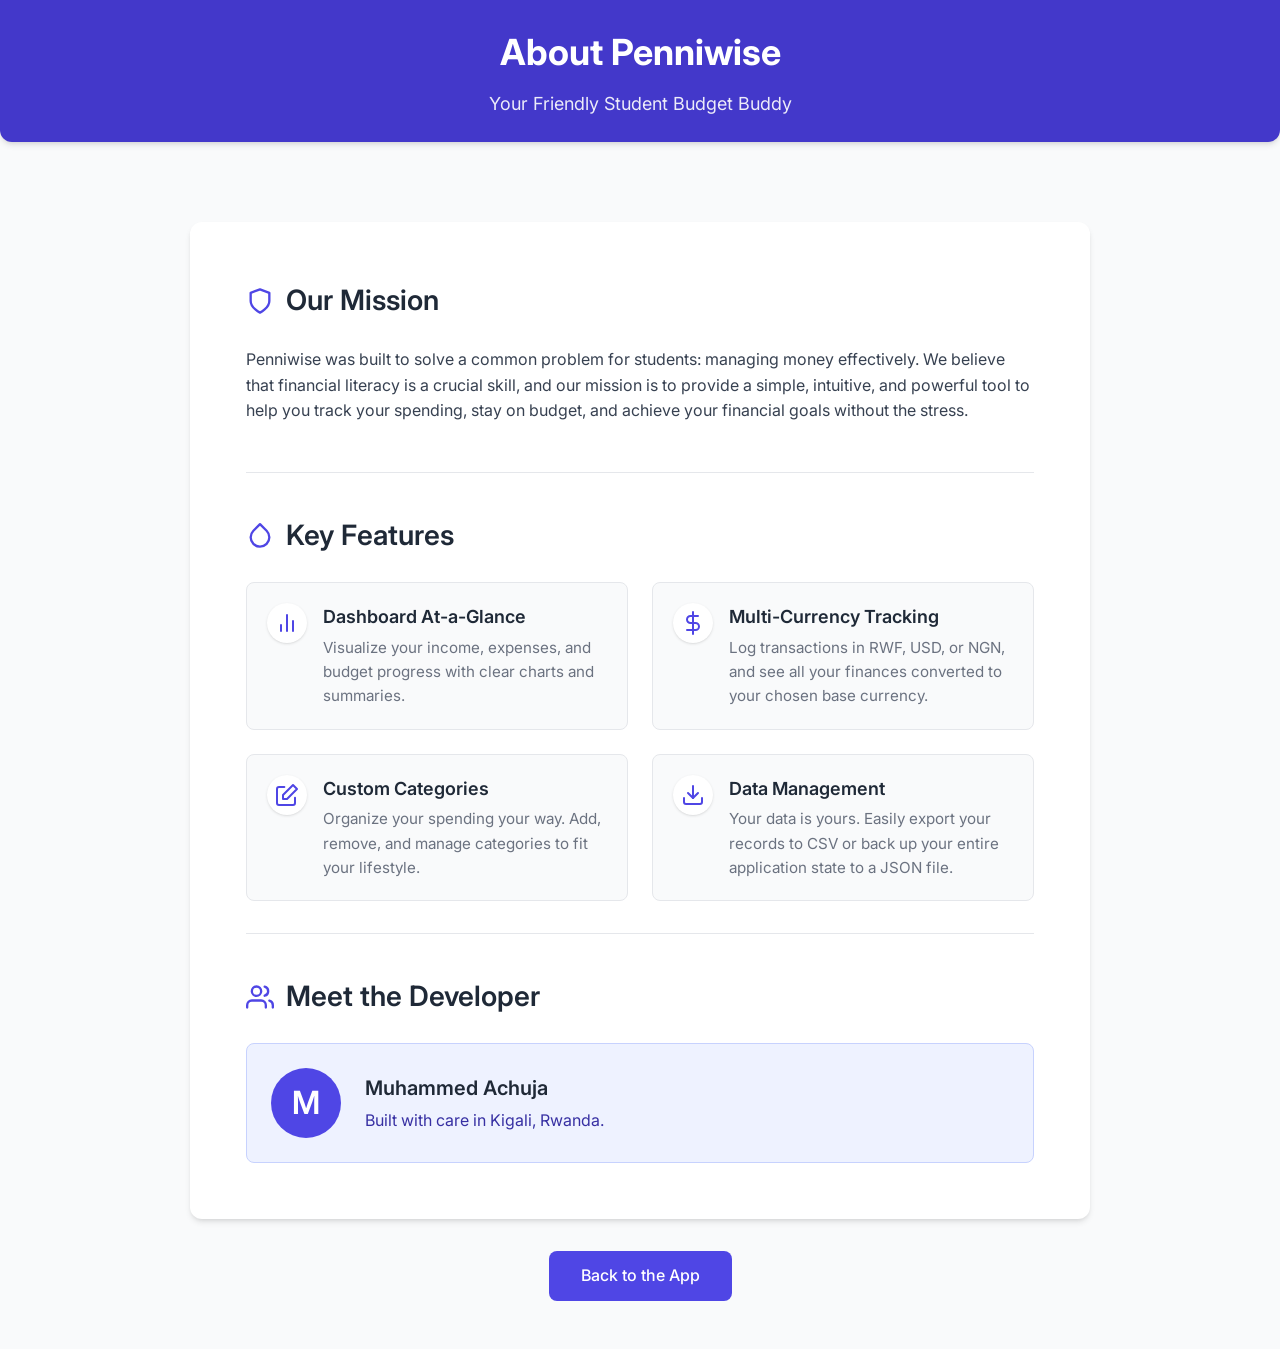
<file: folder/about.html>
<!DOCTYPE html>
<html lang="en">
  <head>
    <meta charset="UTF-8" />
    <meta name="viewport" content="width=device-width, initial-scale=1.0" />
    <title>About Penniwise</title>
    <!-- Google Fonts for Inter -->
    <link rel="preconnect" href="https://fonts.googleapis.com" />
    <link rel="preconnect" href="https://fonts.gstatic.com" crossorigin />
    <link
      href="https://fonts.googleapis.com/css2?family=Inter:wght@400;500;600;700&display=swap"
      rel="stylesheet"
    />

    <style>
      /* CSS Variables for consistent styling, matching your app's theme */
      :root {
        --brand-color: #4f46e5; /* Indigo 600 */
        --brand-color-dark: #4338ca; /* Indigo 700 */
        --light-gray: #f9fafb; /* Gray 50 */
        --medium-gray: #e5e7eb; /* Gray 200 */
        --dark-gray: #1f2937; /* Gray 800 */
        --text-color: #374151; /* Gray 700 */
        --text-muted: #6b7280; /* Gray 500 */
        --card-shadow: 0 4px 6px -1px rgb(0 0 0 / 0.1),
          0 2px 4px -2px rgb(0 0 0 / 0.1);
        --border-radius: 0.75rem; /* 12px */
      }

      /* Base Styles */
      body {
        font-family: "Inter", -apple-system, BlinkMacSystemFont, "Segoe UI",
          Roboto, Helvetica, Arial, sans-serif;
        margin: 0;
        background-color: var(--light-gray);
        color: var(--text-color);
        line-height: 1.6;
        -webkit-font-smoothing: antialiased;
        -moz-osx-font-smoothing: grayscale;
      }

      /* Container */
      .container {
        max-width: 900px;
        margin: 0 auto;
        padding: 2rem 1.5rem; /* 32px 24px */
      }

      /* Header */
      .header {
        background-color: var(--brand-color-dark);
        color: white;
        padding: 1.5rem;
        text-align: center;
        border-bottom-left-radius: var(--border-radius);
        border-bottom-right-radius: var(--border-radius);
        box-shadow: var(--card-shadow);
      }
      .header h1 {
        margin: 0;
        font-size: 2.25rem; /* 36px */
        font-weight: 700;
      }
      .header p {
        margin: 0.5rem 0 0;
        font-size: 1.125rem; /* 18px */
        opacity: 0.9;
      }

      /* Main Content Card */
      .content-card {
        background-color: white;
        border-radius: var(--border-radius);
        box-shadow: var(--card-shadow);
        margin-top: 2rem;
        padding: 2.5rem;
      }

      /* Section Styles */
      .section {
        margin-bottom: 2.5rem;
        padding-bottom: 2rem;
        border-bottom: 1px solid var(--medium-gray);
      }
      .section:last-child {
        margin-bottom: 0;
        padding-bottom: 0;
        border-bottom: none;
      }
      .section-title {
        font-size: 1.75rem; /* 28px */
        font-weight: 600;
        color: var(--dark-gray);
        margin-top: 0;
        margin-bottom: 1.5rem;
        display: flex;
        align-items: center;
      }
      .section-title svg {
        margin-right: 0.75rem;
        color: var(--brand-color);
      }

      /* Features Grid */
      .features-grid {
        display: grid;
        grid-template-columns: 1fr;
        gap: 1.5rem;
      }

      .feature-item {
        display: flex;
        align-items: flex-start;
        gap: 1rem;
        background-color: var(--light-gray);
        padding: 1.25rem;
        border-radius: 0.5rem; /* 8px */
        border: 1px solid var(--medium-gray);
      }
      .feature-icon {
        flex-shrink: 0;
        width: 2.5rem; /* 40px */
        height: 2.5rem; /* 40px */
        background-color: white;
        border-radius: 50%;
        display: flex;
        align-items: center;
        justify-content: center;
        color: var(--brand-color);
        box-shadow: 0 1px 3px 0 rgb(0 0 0 / 0.1),
          0 1px 2px -1px rgb(0 0 0 / 0.1);
      }
      .feature-icon svg {
        width: 1.5rem;
        height: 1.5rem;
      }
      .feature-item h3 {
        margin: 0 0 0.25rem;
        font-size: 1.125rem; /* 18px */
        color: var(--dark-gray);
        font-weight: 600;
      }
      .feature-item p {
        margin: 0;
        font-size: 0.95rem;
        color: var(--text-muted);
      }

      /* Developer Section */
      .developer-card {
        display: flex;
        align-items: center;
        gap: 1.5rem;
        background-color: #eef2ff; /* Indigo 50 */
        padding: 1.5rem;
        border-radius: 0.5rem;
        border: 1px solid #c7d2fe; /* Indigo 200 */
      }
      .developer-avatar {
        width: 70px;
        height: 70px;
        border-radius: 50%;
        background-color: var(--brand-color);
        color: white;
        display: flex;
        align-items: center;
        justify-content: center;
        font-size: 2rem;
        font-weight: 600;
        flex-shrink: 0;
      }
      .developer-info h3 {
        margin: 0 0 0.25rem;
        font-size: 1.25rem;
        font-weight: 600;
        color: var(--dark-gray);
      }
      .developer-info p {
        margin: 0;
        color: #3730a3; /* Indigo 800 */
      }

      /* Footer & CTA Button */
      .footer {
        text-align: center;
        margin-top: 2rem;
      }
      .cta-button {
        display: inline-block;
        background-color: var(--brand-color);
        color: white;
        padding: 0.75rem 2rem; /* 12px 32px */
        border-radius: 0.5rem;
        text-decoration: none;
        font-weight: 500;
        transition: background-color 0.2s ease;
      }
      .cta-button:hover {
        background-color: var(--brand-color-dark);
      }

      /* Responsive Styles */
      @media (min-width: 768px) {
        .container {
          padding: 3rem; /* 48px */
        }
        .content-card {
          padding: 3.5rem;
        }
        .features-grid {
          grid-template-columns: repeat(2, 1fr);
        }
      }
    </style>
  </head>
  <body>
    <header class="header">
      <h1>About Penniwise</h1>
      <p>Your Friendly Student Budget Buddy</p>
    </header>

    <div class="container">
      <div class="content-card">
        <!-- Our Mission Section -->
        <div class="section">
          <h2 class="section-title">
            <!-- Inline SVG Icon -->
            <svg
              xmlns="http://www.w3.org/2000/svg"
              width="28"
              height="28"
              viewBox="0 0 24 24"
              fill="none"
              stroke="currentColor"
              stroke-width="2"
              stroke-linecap="round"
              stroke-linejoin="round"
            >
              <path d="M12 22s8-4 8-10V5l-8-3-8 3v7c0 6 8 10 8 10z"></path>
            </svg>
            Our Mission
          </h2>
          <p>
            Penniwise was built to solve a common problem for students: managing
            money effectively. We believe that financial literacy is a crucial
            skill, and our mission is to provide a simple, intuitive, and
            powerful tool to help you track your spending, stay on budget, and
            achieve your financial goals without the stress.
          </p>
        </div>

        <!-- Key Features Section -->
        <div class="section">
          <h2 class="section-title">
            <!-- Inline SVG Icon -->
            <svg
              xmlns="http://www.w3.org/2000/svg"
              width="28"
              height="28"
              viewBox="0 0 24 24"
              fill="none"
              stroke="currentColor"
              stroke-width="2"
              stroke-linecap="round"
              stroke-linejoin="round"
            >
              <path d="M12 2.69l5.66 5.66a8 8 0 1 1-11.31 0z"></path>
            </svg>
            Key Features
          </h2>
          <div class="features-grid">
            <div class="feature-item">
              <div class="feature-icon">
                <svg
                  xmlns="http://www.w3.org/2000/svg"
                  width="24"
                  height="24"
                  viewBox="0 0 24 24"
                  fill="none"
                  stroke="currentColor"
                  stroke-width="2"
                  stroke-linecap="round"
                  stroke-linejoin="round"
                >
                  <line x1="18" y1="20" x2="18" y2="10"></line>
                  <line x1="12" y1="20" x2="12" y2="4"></line>
                  <line x1="6" y1="20" x2="6" y2="14"></line>
                </svg>
              </div>
              <div>
                <h3>Dashboard At-a-Glance</h3>
                <p>
                  Visualize your income, expenses, and budget progress with
                  clear charts and summaries.
                </p>
              </div>
            </div>
            <div class="feature-item">
              <div class="feature-icon">
                <svg
                  xmlns="http://www.w3.org/2000/svg"
                  width="24"
                  height="24"
                  viewBox="0 0 24 24"
                  fill="none"
                  stroke="currentColor"
                  stroke-width="2"
                  stroke-linecap="round"
                  stroke-linejoin="round"
                >
                  <line x1="12" y1="1" x2="12" y2="23"></line>
                  <path
                    d="M17 5H9.5a3.5 3.5 0 0 0 0 7h5a3.5 3.5 0 0 1 0 7H6"
                  ></path>
                </svg>
              </div>
              <div>
                <h3>Multi-Currency Tracking</h3>
                <p>
                  Log transactions in RWF, USD, or NGN, and see all your
                  finances converted to your chosen base currency.
                </p>
              </div>
            </div>
            <div class="feature-item">
              <div class="feature-icon">
                <svg
                  xmlns="http://www.w3.org/2000/svg"
                  width="24"
                  height="24"
                  viewBox="0 0 24 24"
                  fill="none"
                  stroke="currentColor"
                  stroke-width="2"
                  stroke-linecap="round"
                  stroke-linejoin="round"
                >
                  <path
                    d="M20 14.66V20a2 2 0 0 1-2 2H4a2 2 0 0 1-2-2V6a2 2 0 0 1 2-2h5.34"
                  ></path>
                  <polygon points="18 2 22 6 12 16 8 16 8 12 18 2"></polygon>
                </svg>
              </div>
              <div>
                <h3>Custom Categories</h3>
                <p>
                  Organize your spending your way. Add, remove, and manage
                  categories to fit your lifestyle.
                </p>
              </div>
            </div>
            <div class="feature-item">
              <div class="feature-icon">
                <svg
                  xmlns="http://www.w3.org/2000/svg"
                  width="24"
                  height="24"
                  viewBox="0 0 24 24"
                  fill="none"
                  stroke="currentColor"
                  stroke-width="2"
                  stroke-linecap="round"
                  stroke-linejoin="round"
                >
                  <path d="M21 15v4a2 2 0 0 1-2 2H5a2 2 0 0 1-2-2v-4"></path>
                  <polyline points="7 10 12 15 17 10"></polyline>
                  <line x1="12" y1="15" x2="12" y2="3"></line>
                </svg>
              </div>
              <div>
                <h3>Data Management</h3>
                <p>
                  Your data is yours. Easily export your records to CSV or back
                  up your entire application state to a JSON file.
                </p>
              </div>
            </div>
          </div>
        </div>

        <!-- Meet the Developer Section -->
        <div class="section">
          <h2 class="section-title">
            <svg
              xmlns="http://www.w3.org/2000/svg"
              width="28"
              height="28"
              viewBox="0 0 24 24"
              fill="none"
              stroke="currentColor"
              stroke-width="2"
              stroke-linecap="round"
              stroke-linejoin="round"
            >
              <path d="M17 21v-2a4 4 0 0 0-4-4H5a4 4 0 0 0-4 4v2"></path>
              <circle cx="9" cy="7" r="4"></circle>
              <path d="M23 21v-2a4 4 0 0 0-3-3.87"></path>
              <path d="M16 3.13a4 4 0 0 1 0 7.75"></path>
            </svg>
            Meet the Developer
          </h2>
          <div class="developer-card">
            <div class="developer-avatar">M</div>
            <div class="developer-info">
              <h3>Muhammed Achuja</h3>
              <p>Built with care in Kigali, Rwanda.</p>
            </div>
          </div>
        </div>
      </div>

      <footer class="footer">
        <a href="index.html" class="cta-button">Back to the App</a>
      </footer>
    </div>
  </body>
</html>
</file>
